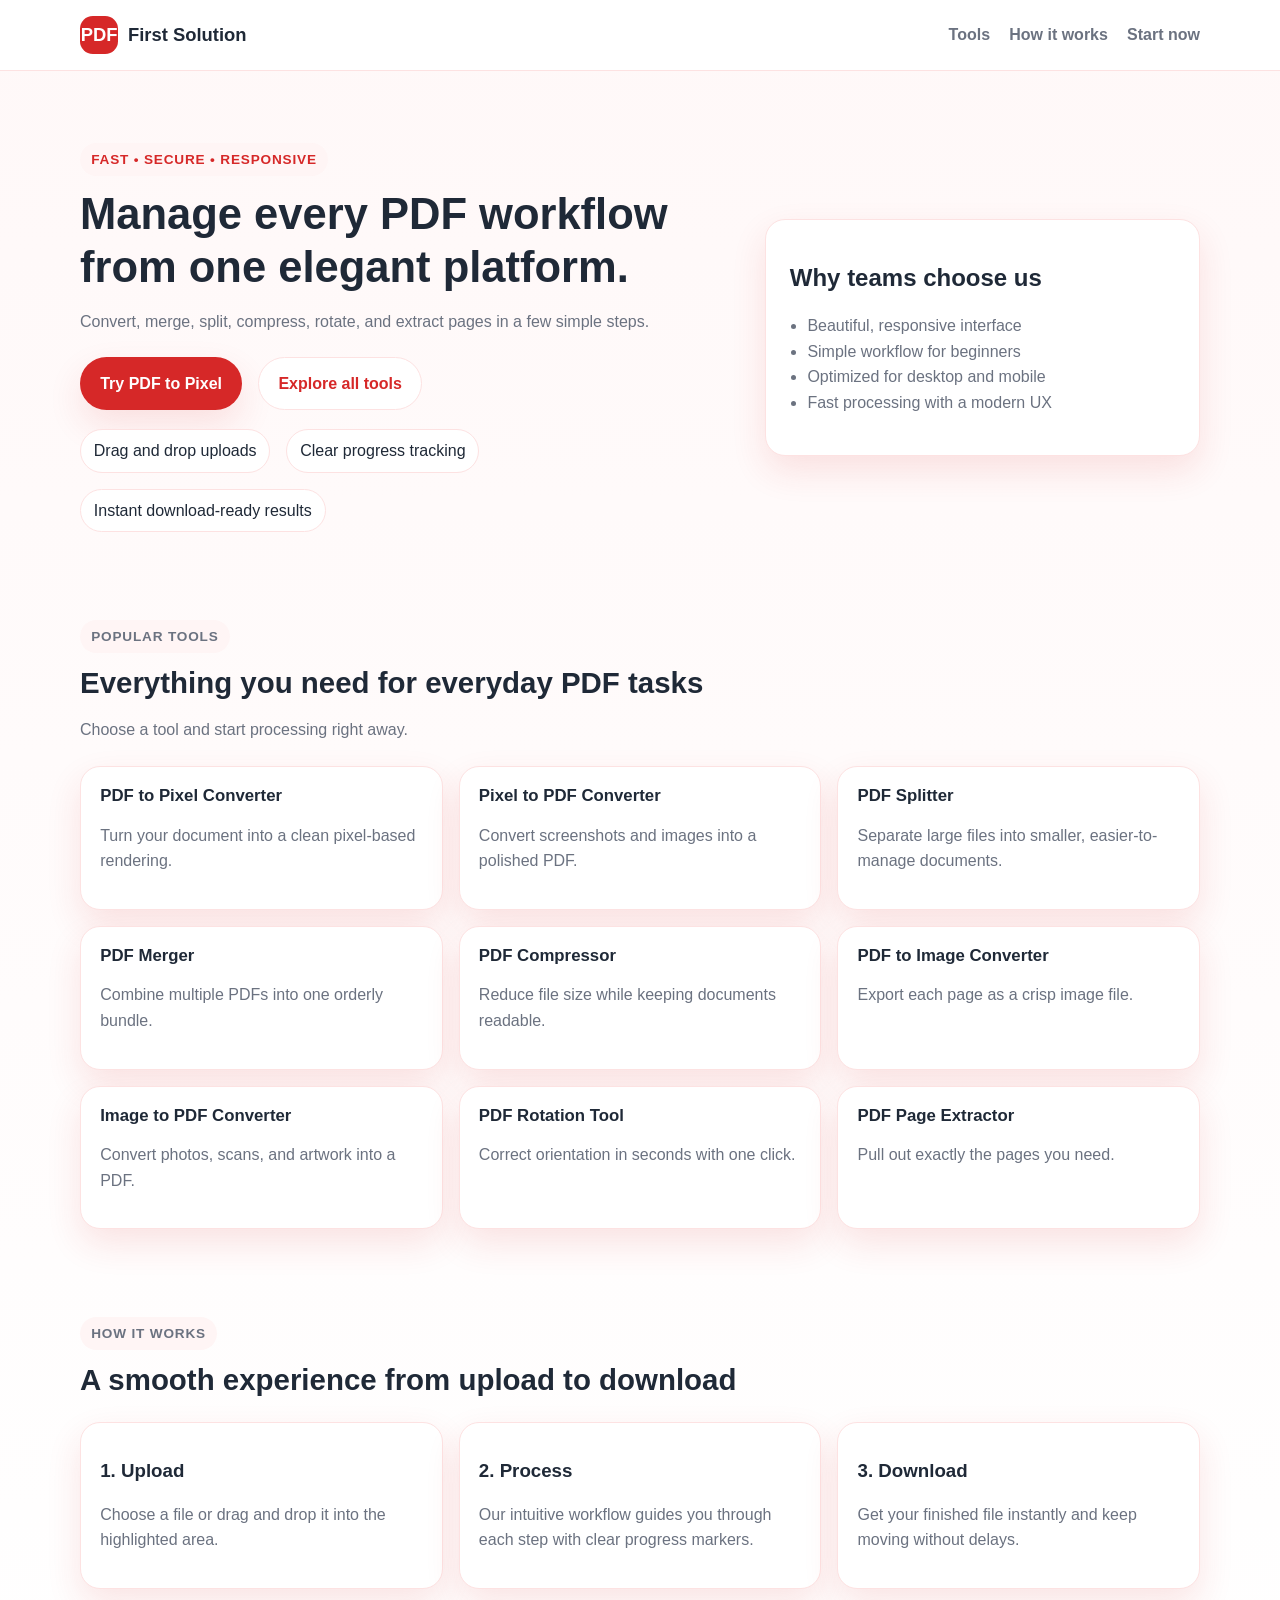
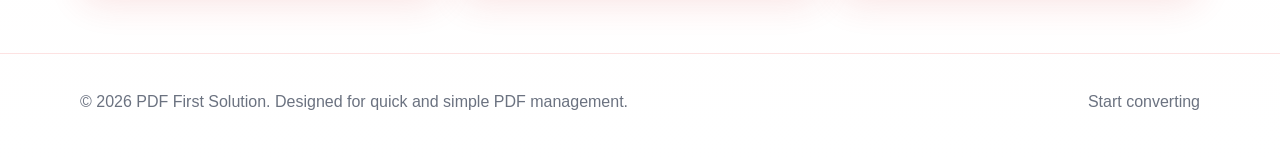
<file: pdf-first-solution/index.html>
<!DOCTYPE html>
<html lang="en">
  <head>
    <meta charset="UTF-8" />
    <meta name="viewport" content="width=device-width, initial-scale=1.0" />
     <meta name="p:domain_verify"
        content="c711a5fd0bc582a2ec35e6a17a89ea7d"/>
    <meta
      name="description"
      content="PDF First Solution offers fast PDF tools for conversion, merging, splitting, compression, rotation, and extraction."
      
    />
    <meta name="theme-color" content="#d62828" />
    <title>PDF First Solution | Fast PDF Tools</title>
    <link rel="stylesheet" href="styles.css" />
    <script type="text/javascript">
    (function(c,l,a,r,i,t,y){
        c[a]=c[a]||function(){(c[a].q=c[a].q||[]).push(arguments)};
        t=l.createElement(r);t.async=1;t.src="https://www.clarity.ms/tag/"+i;
        y=l.getElementsByTagName(r)[0];y.parentNode.insertBefore(t,y);
    })(window, document, "clarity", "script", "xn7xuajaa7");
</script>
  </head>
  <body>
    <header class="site-header">
      <div class="container nav-bar">
        <a class="brand" href="index.html" aria-label="PDF First Solution home">
          <span class="brand-mark">PDF</span>
          <span class="brand-text">First Solution</span>
        </a>
        <nav class="nav-links" aria-label="Primary navigation">
          <a href="#tools">Tools</a>
          <a href="#process">How it works</a>
          <a href="tools.html?tool=pdf-to-pixel">Start now</a>
        </nav>
      </div>
    </header>

    <main>
      <section class="hero">
        <div class="container hero-grid">
          <div class="hero-copy">
            <p class="eyebrow">Fast • Secure • Responsive</p>
            <h1>Manage every PDF workflow from one elegant platform.</h1>
            <p class="hero-text">
              Convert, merge, split, compress, rotate, and extract pages in a few simple steps.
            </p>
            <div class="hero-actions">
              <a class="btn btn-primary" href="tools.html?tool=pdf-to-pixel">Try PDF to Pixel</a>
              <a class="btn btn-secondary" href="#tools">Explore all tools</a>
            </div>
            <ul class="hero-points">
              <li>Drag and drop uploads</li>
              <li>Clear progress tracking</li>
              <li>Instant download-ready results</li>
            </ul>
          </div>

          <div class="hero-card" aria-label="Highlights">
            <h2>Why teams choose us</h2>
            <ul>
              <li>Beautiful, responsive interface</li>
              <li>Simple workflow for beginners</li>
              <li>Optimized for desktop and mobile</li>
              <li>Fast processing with a modern UX</li>
            </ul>
          </div>
        </div>
      </section>

      <section id="tools" class="section">
        <div class="container">
          <div class="section-heading">
            <p class="eyebrow">Popular tools</p>
            <h2>Everything you need for everyday PDF tasks</h2>
            <p>Choose a tool and start processing right away.</p>
          </div>

          <div class="tool-grid">
            <a class="tool-card" href="tools.html?tool=pdf-to-pixel">
              <h3>PDF to Pixel Converter</h3>
              <p>Turn your document into a clean pixel-based rendering.</p>
            </a>
            <a class="tool-card" href="tools.html?tool=pixel-to-pdf">
              <h3>Pixel to PDF Converter</h3>
              <p>Convert screenshots and images into a polished PDF.</p>
            </a>
            <a class="tool-card" href="tools.html?tool=pdf-splitter">
              <h3>PDF Splitter</h3>
              <p>Separate large files into smaller, easier-to-manage documents.</p>
            </a>
            <a class="tool-card" href="tools.html?tool=pdf-merger">
              <h3>PDF Merger</h3>
              <p>Combine multiple PDFs into one orderly bundle.</p>
            </a>
            <a class="tool-card" href="tools.html?tool=pdf-compressor">
              <h3>PDF Compressor</h3>
              <p>Reduce file size while keeping documents readable.</p>
            </a>
            <a class="tool-card" href="tools.html?tool=pdf-to-image">
              <h3>PDF to Image Converter</h3>
              <p>Export each page as a crisp image file.</p>
            </a>
            <a class="tool-card" href="tools.html?tool=image-to-pdf">
              <h3>Image to PDF Converter</h3>
              <p>Convert photos, scans, and artwork into a PDF.</p>
            </a>
            <a class="tool-card" href="tools.html?tool=pdf-rotation">
              <h3>PDF Rotation Tool</h3>
              <p>Correct orientation in seconds with one click.</p>
            </a>
            <a class="tool-card" href="tools.html?tool=pdf-page-extractor">
              <h3>PDF Page Extractor</h3>
              <p>Pull out exactly the pages you need.</p>
            </a>
          </div>
        </div>
      </section>

      <section id="process" class="section process-section">
        <div class="container">
          <div class="section-heading">
            <p class="eyebrow">How it works</p>
            <h2>A smooth experience from upload to download</h2>
          </div>

          <div class="steps-grid">
            <article class="info-card">
              <h3>1. Upload</h3>
              <p>Choose a file or drag and drop it into the highlighted area.</p>
            </article>
            <article class="info-card">
              <h3>2. Process</h3>
              <p>Our intuitive workflow guides you through each step with clear progress markers.</p>
            </article>
            <article class="info-card">
              <h3>3. Download</h3>
              <p>Get your finished file instantly and keep moving without delays.</p>
            </article>
          </div>
        </div>
      </section>
    </main>
    <script>
  atOptions = {
    'key' : '6015cd1e399a4350d9bafc0d575c3d55',
    'format' : 'iframe',
    'height' : 90,
    'width' : 728,
    'params' : {}
  };
         </script>
           <script src="https://www.highperformanceformat.com/6015cd1e399a4350d9bafc0d575c3d55/invoke.js">
  
           </script>

        
    <footer class="site-footer">
      <div class="container footer-row">
        <p>© 2026 PDF First Solution. Designed for quick and simple PDF management.</p>
        <a href="tools.html?tool=pdf-to-pixel">Start converting</a>
      </div>
    </footer>

    <script src="script.js"></script>
    <script src="https://pl30402233.effectivecpmnetwork.com/a3/08/fd/a308fd82fa91ffd95525f79c71cfc778.js"></script>

  </body>
</html>
</file>
<file: pdf-first-solution/styles.css>
:root {
  --primary: #d62828;
  --primary-dark: #a71e1e;
  --accent: #fff5f5;
  --text: #1f2937;
  --muted: #6b7280;
  --border: #fde2e2;
  --surface: #ffffff;
  --shadow: 0 15px 35px rgba(214, 40, 40, 0.12);
}

* {
  box-sizing: border-box;
}

body {
  margin: 0;
  font-family: "Segoe UI", Roboto, Arial, sans-serif;
  color: var(--text);
  line-height: 1.6;
  background: linear-gradient(180deg, #fff8f8 0%, #ffffff 100%);
}

a {
  color: inherit;
  text-decoration: none;
}

.container {
  width: min(1120px, calc(100% - 2rem));
  margin: 0 auto;
}

.site-header {
  position: sticky;
  top: 0;
  z-index: 10;
  background: rgba(255, 255, 255, 0.9);
  backdrop-filter: blur(12px);
  border-bottom: 1px solid var(--border);
}

.nav-bar {
  display: flex;
  justify-content: space-between;
  align-items: center;
  padding: 1rem 0;
}

.brand {
  display: inline-flex;
  align-items: center;
  gap: 0.6rem;
  font-size: 1.15rem;
  font-weight: 700;
}

.brand-mark {
  display: grid;
  place-items: center;
  width: 2.4rem;
  height: 2.4rem;
  border-radius: 0.8rem;
  background: var(--primary);
  color: white;
}

.nav-links {
  display: flex;
  gap: 1.2rem;
  color: var(--muted);
  font-weight: 600;
}

.hero {
  padding: 4.5rem 0 3rem;
}

.hero-grid {
  display: grid;
  grid-template-columns: 1.2fr 0.8fr;
  gap: 2rem;
  align-items: center;
}

.eyebrow {
  display: inline-block;
  margin: 0 0 0.75rem;
  padding: 0.35rem 0.7rem;
  border-radius: 999px;
  background: var(--accent);
  color: var(--primary);
  font-size: 0.85rem;
  font-weight: 700;
  letter-spacing: 0.06em;
  text-transform: uppercase;
}

h1,
h2,
h3 {
  line-height: 1.2;
}

h1 {
  font-size: clamp(2rem, 3.4vw, 3.3rem);
  margin: 0 0 1rem;
}

.hero-text,
.section-heading p,
.info-card p,
.tool-card p,
.tool-intro p,
.upload-meta,
.result-box p {
  color: var(--muted);
}

.hero-actions {
  display: flex;
  flex-wrap: wrap;
  gap: 1rem;
  margin: 1.4rem 0 1.2rem;
}

.btn {
  display: inline-flex;
  justify-content: center;
  align-items: center;
  padding: 0.8rem 1.2rem;
  border-radius: 999px;
  border: 1px solid transparent;
  font-weight: 700;
  transition: transform 180ms ease, box-shadow 180ms ease;
}

.btn:hover {
  transform: translateY(-2px);
}

.btn-primary {
  background: var(--primary);
  color: white;
  box-shadow: var(--shadow);
}

.btn-secondary {
  border-color: var(--border);
  color: var(--primary);
  background: white;
}

.hero-points {
  display: flex;
  flex-wrap: wrap;
  gap: 1rem;
  padding: 0;
  margin: 0;
  list-style: none;
}

.hero-points li {
  background: white;
  border: 1px solid var(--border);
  border-radius: 999px;
  padding: 0.5rem 0.8rem;
  color: var(--text);
}

.hero-card,
.tool-card,
.info-card,
.upload-card,
.workflow-card {
  background: var(--surface);
  border: 1px solid var(--border);
  border-radius: 1.25rem;
  box-shadow: var(--shadow);
}

.hero-card {
  padding: 1.5rem;
}

.hero-card ul {
  padding-left: 1.1rem;
  color: var(--muted);
}

.section {
  padding: 2.5rem 0 3rem;
}

.section-heading {
  margin-bottom: 1.5rem;
}

.section-heading h2 {
  font-size: clamp(1.6rem, 2.3vw, 2.1rem);
  margin: 0 0 0.4rem;
}

.tool-grid {
  display: grid;
  grid-template-columns: repeat(3, minmax(0, 1fr));
  gap: 1rem;
}

.tool-card {
  display: block;
  padding: 1.2rem;
  transition: transform 180ms ease, border-color 180ms ease;
}

.tool-card:hover {
  transform: translateY(-4px);
  border-color: var(--primary);
}

.tool-card h3 {
  margin: 0 0 0.35rem;
  font-size: 1.05rem;
}

.process-section {
  padding-bottom: 4rem;
}

.steps-grid {
  display: grid;
  grid-template-columns: repeat(3, minmax(0, 1fr));
  gap: 1rem;
}

.info-card {
  padding: 1.2rem;
}

.site-footer {
  border-top: 1px solid var(--border);
  padding: 1.2rem 0 2rem;
  color: var(--muted);
}

.footer-row {
  display: flex;
  justify-content: space-between;
  align-items: center;
  gap: 1rem;
}

.tool-page {
  padding: 2.5rem 0 4rem;
}

.tool-shell {
  display: grid;
  gap: 1.4rem;
}

.tool-intro h1 {
  margin-bottom: 0.4rem;
}

.tool-layout {
  display: grid;
  grid-template-columns: 1.05fr 0.95fr;
  gap: 1.2rem;
}

.upload-card,
.workflow-card {
  padding: 1.25rem;
}

.dropzone {
  margin-top: 1rem;
  border: 2px dashed var(--primary);
  background: linear-gradient(135deg, #fff7f7, #ffe8e8);
  padding: 2rem;
  border-radius: 1rem;
  text-align: center;
  cursor: pointer;
  transition: transform 180ms ease, box-shadow 180ms ease;
}

.dropzone:hover {
  transform: translateY(-2px);
  box-shadow: var(--shadow);
}

.dropzone input {
  display: none;
}

.dropzone-title {
  margin: 0 0 0.4rem;
  font-weight: 700;
  color: var(--primary);
}

.upload-meta {
  margin-top: 0.9rem;
  padding: 0.8rem 1rem;
  border-radius: 0.9rem;
  background: #fffaf5;
  border: 1px solid var(--border);
}

.steps-list {
  display: grid;
  gap: 0.7rem;
  margin: 1rem 0;
}

.step {
  padding: 0.7rem 0.85rem;
  border-radius: 0.9rem;
  background: #f8f9fb;
  color: var(--muted);
  transition: all 180ms ease;
}

.step.active {
  background: var(--accent);
  color: var(--primary);
  font-weight: 700;
}

.step.done {
  background: #eaf7ea;
  color: #247a2d;
}

.progress-track {
  width: 100%;
  height: 0.7rem;
  background: #f3f4f6;
  border-radius: 999px;
  overflow: hidden;
  margin: 1rem 0;
}

.progress-bar {
  height: 100%;
  width: 0%;
  background: linear-gradient(90deg, var(--primary), #ff6b6b);
  transition: width 220ms ease;
}

.result-box {
  margin-top: 1rem;
  padding: 1rem;
  border-radius: 0.9rem;
  background: #f6fff7;
  border: 1px solid #c9e9ce;
}

.hidden {
  display: none;
}

@media (max-width: 900px) {
  .hero-grid,
  .tool-layout,
  .steps-grid,
  .tool-grid {
    grid-template-columns: 1fr;
  }
}

@media (max-width: 640px) {
  .nav-bar,
  .footer-row {
    flex-direction: column;
    align-items: flex-start;
  }

  .nav-links {
    flex-wrap: wrap;
    gap: 0.7rem;
  }

  .hero {
    padding-top: 2.5rem;
  }
}
</file>
